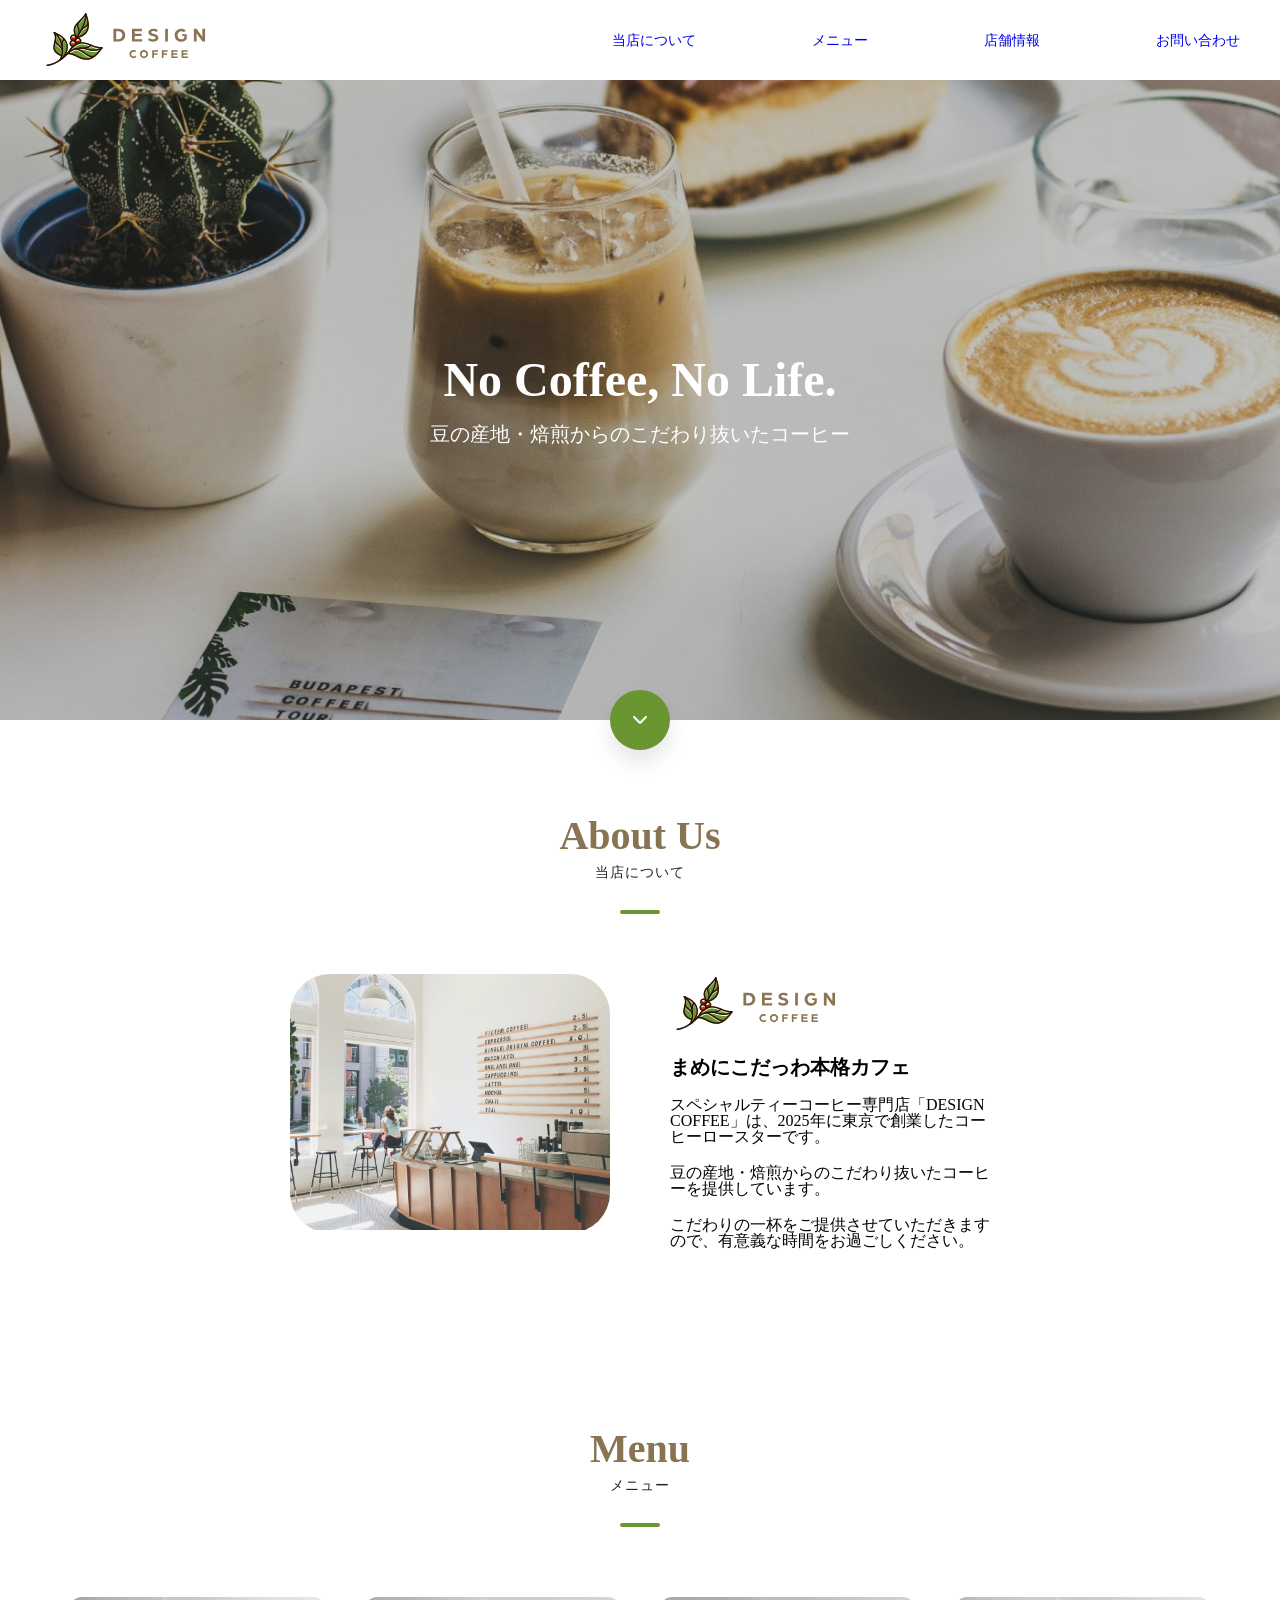
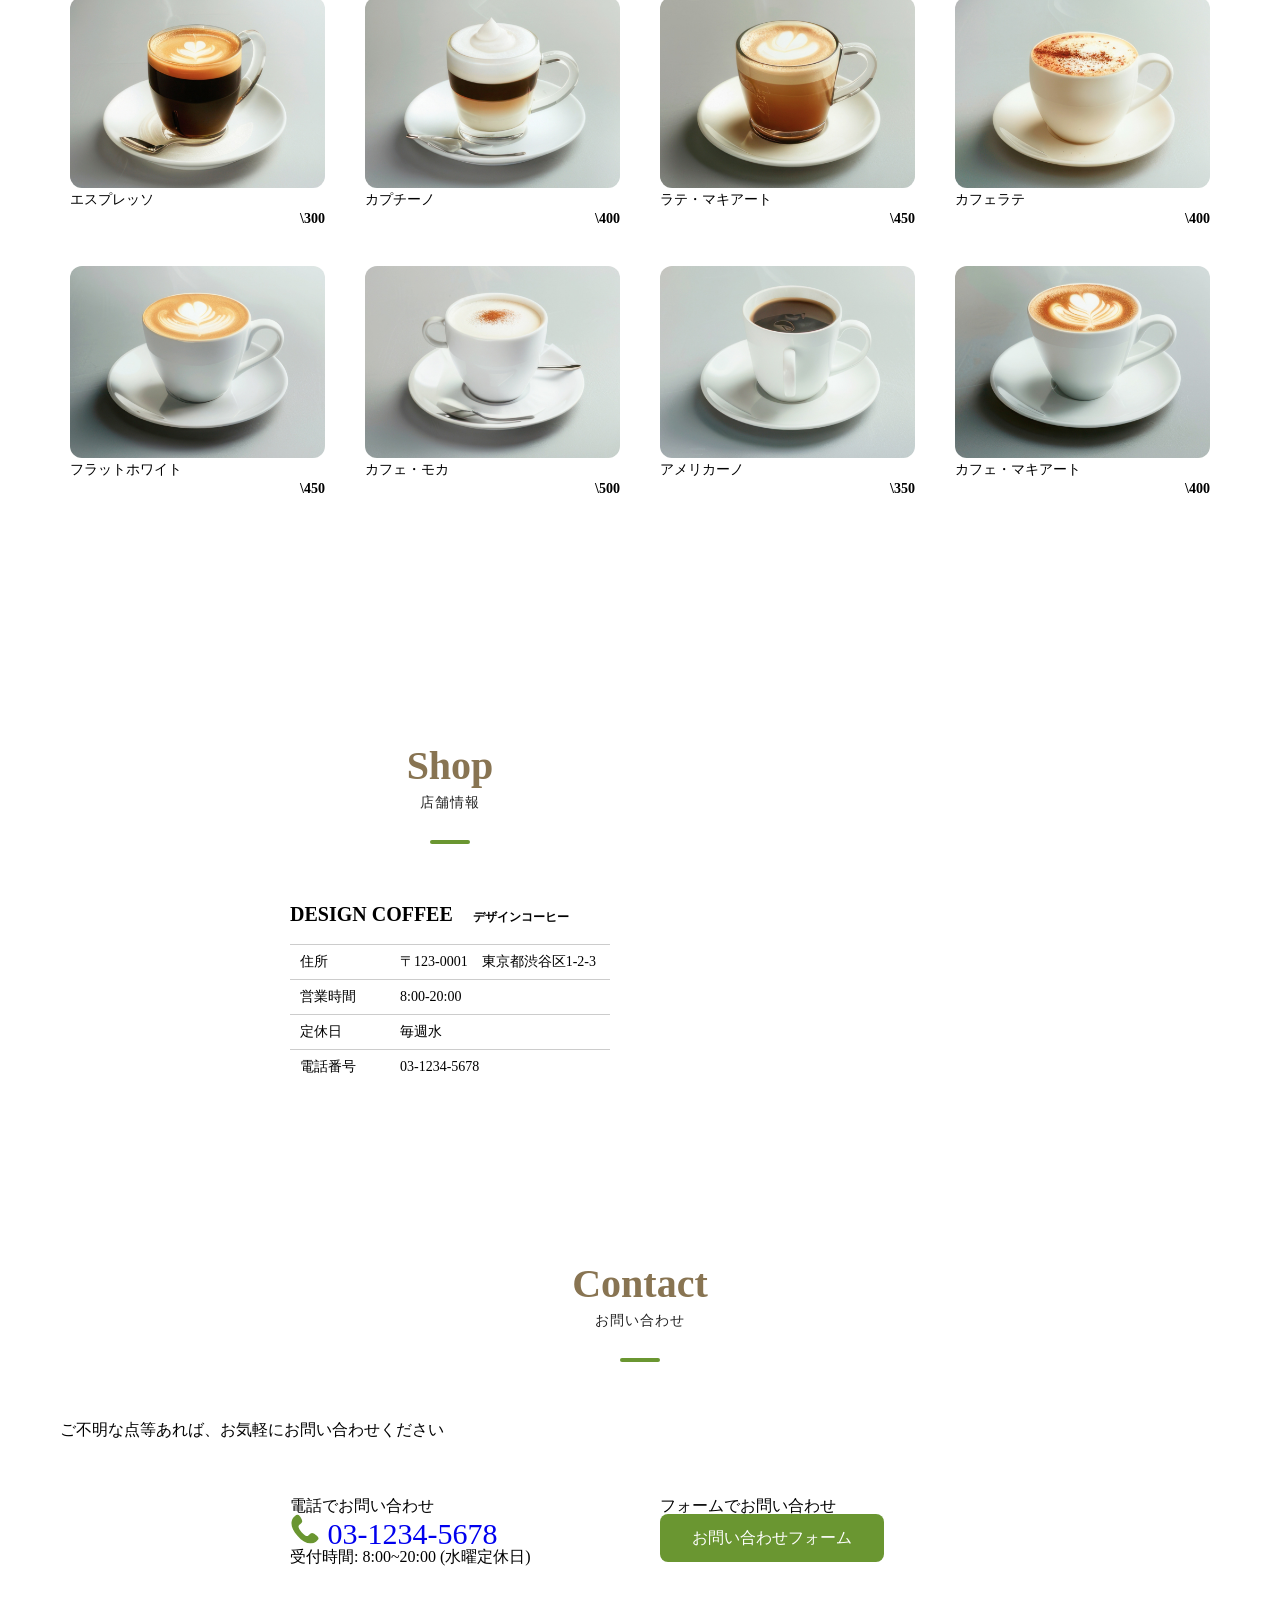
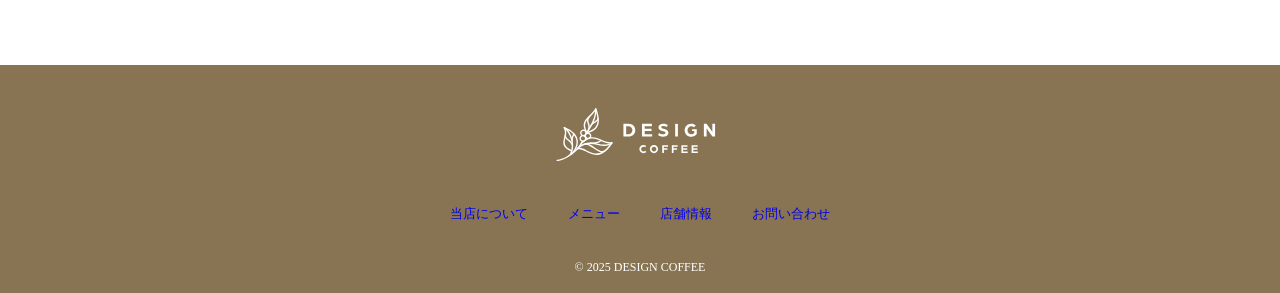
<file: index.html>
<!DOCTYPE html>
<html lang="ja">
<head>
  <meta charset="UTF-8">
  <meta name="viewport" content="width=device-width, initial-scale=1.0">
  <title>Document</title>
  <link rel="stylesheet" href="css/reset1.css">
  <link rel="stylesheet" href="css/style.css">
  <link rel="preconnect" href="https://fonts.googleapis.com">
  <link rel="preconnect" href="https://fonts.gstatic.com" crossorigin>
  <link href="https://fonts.googleapis.com/css2?family=Montserrat:ital,wght@0,100..900;1,100..900&family=Noto+Sans+JP:wght@100..900&display=swap" rel="stylesheet">
</head>
<body>
  <!--============================ヘッダー=================================-->
<header>
    <h1>
      <a href="index.html" class="logo">
        <img src="img/logo.svg" alt="DESIGN COFFEEのロゴ">
      </a>
    </h1>

    <nav>
      <ul>
        <li><a href="index.html#about">当店について</a></li>
      　<li><a href="index.html#menu">メニュー</a></li>
      　<li><a href="index.html#shop">店舗情報</a></li>
      　<li><a href="index.html#contact">お問い合わせ</a></li>
      </ul>
    </nav>
  </header>
  <!--ヒーローセクション-->
  <section class="hero">
    <h2>No Coffee, No Life.</h2>
    <p>豆の産地・焙煎からのこだわり抜いたコーヒー</p>
    <a href="#about">
      <img src="img/down.png" alt="下へスクロール">
    </a>
  </section>
  <div class="container">
    

  </div>
  <!--====================================メイン=============================-->
<main>
    <!--============================当店について==============================-->
  
　<section class="main-section about" id="about">
   <div class="container">
    <div class="heading-group">
      <h2>
        About Us
        <span>当店について</span>
      </h2>
    </div>
    <div class="layout">
      <div class="image">
        <img src="img/about-photo.jpg" alt="">
      </div>
      <div class="text">
        <img src="img/logo.svg" alt="">
        <h3>まめにこだっわ本格カフェ</h3>
        <p>スペシャルティーコーヒー専門店「DESIGN COFFEE」は、2025年に東京で創業したコーヒーロースターです。</p>
        <p>豆の産地・焙煎からのこだわり抜いたコーヒーを提供しています。</p>
        <p>こだわりの一杯をご提供させていただきますので、有意義な時間をお過ごしください。</p>
      </div>
    </div>  
   </div>
</section>
<!--===================================メニュー=================================-->

<section class="main-section manu" id="menu">
  <div class="container">
    <div class="heading-group">
    <h2>
      Menu
    </h2>
      <span>メニュー</span>
   </div>
   <ul class="menu-list">
    <li>
      <div class="menu-card">
        <img src="img/menu-1.jpg" alt="エスプレッソ">
        <p class="name">エスプレッソ</p>
        <p class="price">\300</p>
      </div>
    </li>
    <li>
      <div class="menu-card">
        <img src="img/menu-2.jpg" alt="カプチーノ">
        <p  class="name">カプチーノ</p>
        <p class="price">\400</p>
      </div>
    </li>
    <li>
      <div class="menu-card">
        <img src="img/menu-3.jpg" alt="ラテ・マキアート">
        <p class="name">ラテ・マキアート</p>
        <p class="price">\450</p>
      </div>
    </li>
    <li>
      <div class="menu-card">
        <img src="img/menu-4.jpg" alt="カフェラテ">
        <p class="name">カフェラテ</p>
        <p class="price">\400</p>
      </div>
    </li>
    <li>
      <div class="menu-card">
        <img src="img/menu-5.jpg" alt="フラットホワイト">
        <p class="name">フラットホワイト</p>
        <p class="price">\450</p>
      </div>
    </li>
    <li>
      <div class="menu-card">
        <img src="img/menu-6.jpg" alt="カフェ・モカ">
        <p class="name">カフェ・モカ</p>
        <p class="price">\500</p>
      </div>
    </li>
    <li>
      <div class="menu-card">
        <img src="img/menu-7.jpg" alt="アメリカーノ">
        <p class="name">アメリカーノ</p>
        <p class="price">\350</p>
      </div>
    </li>
    <li>
      <div class="menu-card">
        <img src="img/menu-8.jpg" alt="カフェ・マキアート">
        <p class="name">カフェ・マキアート</p>
        <p class="price">\400</p>
      </div>
    </li>
   </ul>
  </div> 
</section>
<!--=================================店舗情報===============================-->
<section class="main-section shop" id="shop">
  <div class="container">
    <div class="layout">
      <div class="text">
        <div class="heading-group">
          <h2>Shop</h2>
          <span>店舗情報</span>
        </div>
        <h3>
          DESIGN COFFEE
          <span>デザインコーヒー</span>
        </h3>
        <dl>
          <dt>住所</dt>
          <dd>〒123-0001　東京都渋谷区1-2-3</dd>
          <dt>営業時間</dt>
          <dd>8:00-20:00</dd>
          <dt>定休日</dt>
          <dd>毎週水</dd>
          <dt>電話番号</dt>
          <dd>03-1234-5678</dd>
        </dl>
      </div>
      <div class="map">
        <iframe src="https://www.google.com/maps/embed?pb=!1m18!1m12!1m3!1d3227.511445701438!2d138.1807256746705!3d36.007802211967466!2m3!1f0!2f0!3f0!3m2!1i1024!2i768!4f13.1!3m3!1m2!1s0x601c50e71f7adf49%3A0x2a9c9bdd30254f00!2z5YWs56uL6KuP6Kiq5p2x5Lqs55CG56eR5aSn5a2m!5e0!3m2!1sja!2sjp!4v1779773150848!5m2!1sja!2sjp" width="600" height="450" style="border:0;" allowfullscreen="" loading="lazy" referrerpolicy="no-referrer-when-downgrade"></iframe>" 
      </div>
    </div>
  </div>
</section>
<!--=================================お問い合わせ=============================-->
<section class="main-section contact" id="contact">
  <div class="container">
    <div class="heading-group">
      <h2>Contact</h2>
      <span>お問い合わせ</span>
    </div>
    <p>ご不明な点等あれば、お気軽にお問い合わせください</p>
    <div class="layout">
      <div class="tel">
        <p class="label">電話でお問い合わせ</p>
        <a href="tel:00312345678" class="number">
          <img src="img/icon-tel.svg" alt="電話アイコン">
          03-1234-5678
        </a>
        <p class="hour">受付時間: 8:00~20:00 (水曜定休日)</p>
      </div>
      <div class="form">
        <p class="label">フォームでお問い合わせ</p>
        <a href="contact.html" class="button">お問い合わせフォーム</a>
      </div>
    </div>
  </div>
</section>
</main>
<!--=====================フッター=======================-->
<footer>
  <a href="index.html" class="logo">
    <img src="img/logo-white.svg" alt="DESIGN COFFEEのロゴ">
  </a>
  <nav>
    <ul>
      <li>
        <a href="index.html#about">当店について</a>
      </li>
      <li>
        <a href="index.html#manu">メニュー</a>
      </li>
      <li>
        <a href="index.html#shop">店舗情報</a>
      </li>
      <li>
        <a href="index.html#contact">お問い合わせ</a>
      </li>
    </ul>
  </nav>
  <p class="copyright">&copy; 2025 DESIGN COFFEE</p>
</footer>
</body>
</html>
</file>
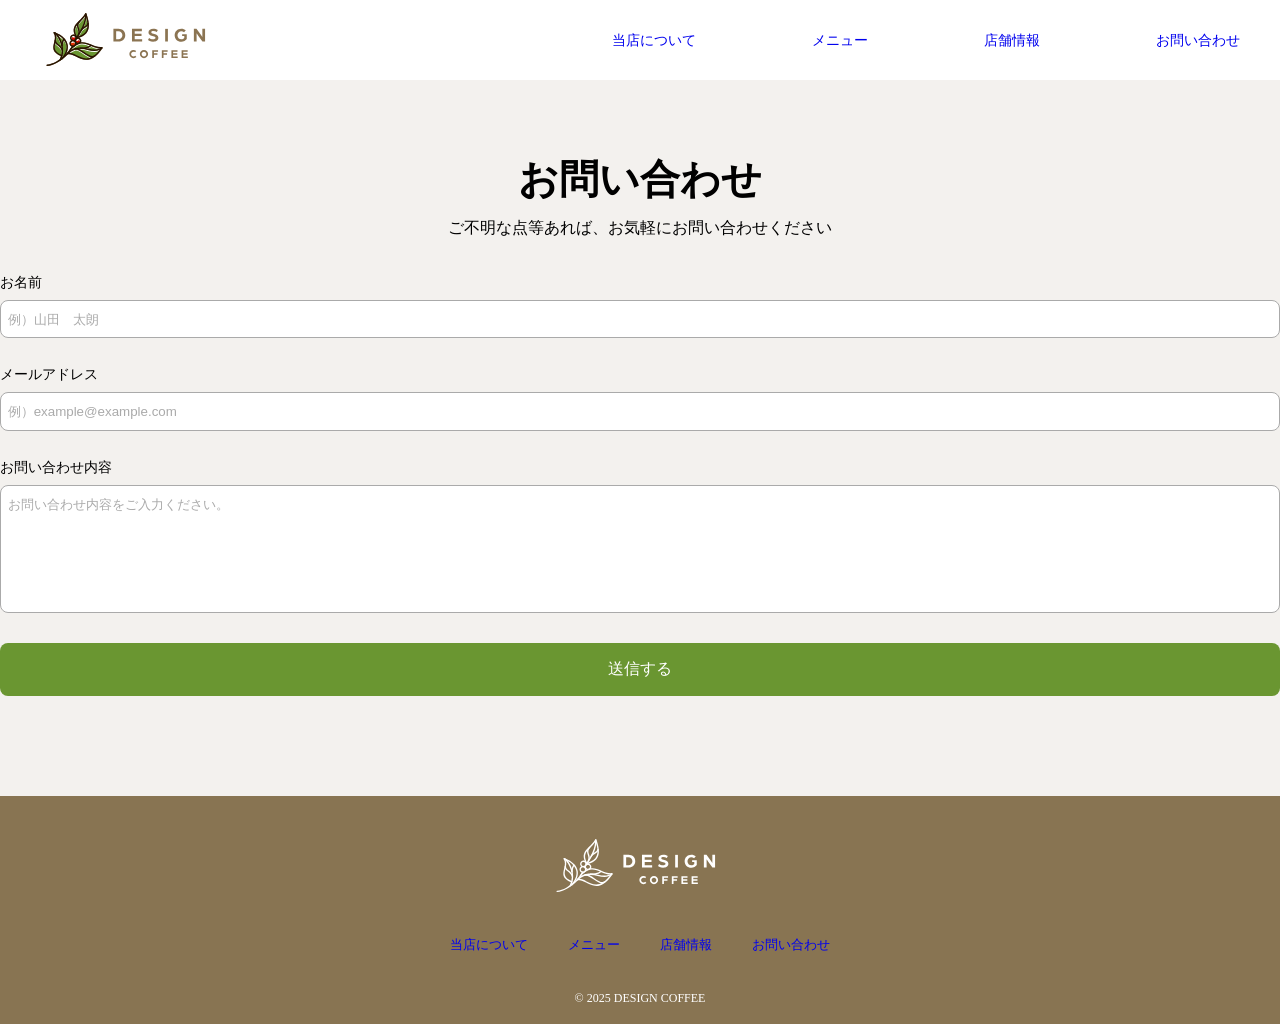
<file: contact.html>
<!DOCTYPE html>
<html lang="ja">
<head>
  <meta charset="UTF-8">
  <meta name="viewport" content="width=device-width, initial-scale=1.0">
  <title>Document</title>
  <link rel="stylesheet" href="css/reset1.css">
  <link rel="stylesheet" href="css/style.css">
  <link rel="preconnect" href="https://fonts.googleapis.com">
  <link rel="preconnect" href="https://fonts.gstatic.com" crossorigin>
  <link href="https://fonts.googleapis.com/css2?family=Montserrat:ital,wght@0,100..900;1,100..900&family=Noto+Sans+JP:wght@100..900&display=swap" rel="stylesheet">
</head>
<body>
  <!--============================ヘッダー=================================-->
<header>
    <h1>
      <a href="index.html" class="logo">
        <img src="img/logo.svg" alt="DESIGN COFFEEのロゴ">
      </a>
    </h1>

    <nav>
      <ul>
        <li><a href="index.html#about">当店について</a></li>
      　<li><a href="index.html#menu">メニュー</a></li>
      　<li><a href="index.html#shop">店舗情報</a></li>
      　<li><a href="index.html#contact">お問い合わせ</a></li>
      </ul>
    </nav>
  </header>
 <!--=====================お問い合わせフォーム=======================-->
<main class="lower-main">
  <div class="lower-heading-group">
    <h2>お問い合わせ</h2>
    <p>ご不明な点等あれば、お気軽にお問い合わせください</p>
  </div>
  <form class="form-box" action="https://api.staticforms.xyz/submit" method="post">
    <input type="hidden" name="accessKey" value="sf_504ne912jgh0d4c24a27545c">
    <input type="hidden" name="redirectTo" value="https://www.sus.ac.jp">
    <div class="form-item">
      <label>お名前</label>
      <input type="text" name="name" placeholder="例）山田　太朗">
    </div>
    <div class="form-item">
      <label>メールアドレス</label>
      <input type="email" name="email" placeholder="例）example@example.com">
    </div>
    <div class="form-item">
      <label>お問い合わせ内容</label>
      <textarea rows="7" name="message" placeholder="お問い合わせ内容をご入力ください。"></textarea>
    </div>
    <div class="form-item">
      <button type="submit">送信する</button>
    </div>
  </form>
</main>
<!--=====================フッター=======================-->
<footer>
  <a href="index.html" class="logo">
    <img src="img/logo-white.svg" alt="DESIGN COFFEEのロゴ">
  </a>
  <nav>
    <ul>
      <li>
        <a href="index.html#about">当店について</a>
      </li>
      <li>
        <a href="index.html#manu">メニュー</a>
      </li>
      <li>
        <a href="index.html#shop">店舗情報</a>
      </li>
      <li>
        <a href="index.html#contact">お問い合わせ</a>
      </li>
    </ul>
  </nav>
  <p class="copyright">&copy; 2025 DESIGN COFFEE</p>
</footer>
</body>
</html>
</file>
<file: css/style.css>
@charset "utf-8";
/*================ヘッダー=================*/
header{
  padding: 10px 40px;
  display: flex;
  align-items: center;
  justify-content:space-between;
  .logo {
    display: block;
    img{
       display: block;
       height: 60px;
      }
    }
  nav {
    ul{
      display: flex;
      align-items: center;
      gap: 50px;
    }
    a {
      font-size: 14px;
      font-weight: 400;
      &:hover{
       color: #6a9631;
       text-decoration: underline;
      }
    }
  }
}
/*=====================ヒーローセクション============================*/
.hero {
  color: #fff;
  text-align: center;
  height: 640px;
  background-image: url(../img/hero-background.jpg);
  background-size: cover;
  display: flex;
  flex-direction: column;
  align-items: center;
  justify-content: center;
  position: relative;
  h2 {
    font-size: 48px;
    font-weight: 700;
}
p {
   font-size: 20px;
   font-weight: 400;
   margin-top: 20px;
  }
a {
  display: grid;
  place-items: center;
  width: 60px;
  height: 60px;
  background-color: #6a9631;
  border-radius: 50%;
  box-shadow: 0px 12px 20px rgb(0 0 0 / 0.1);
  position: absolute;
  left: 50%;
  bottom: 0;
  translate: -50% 50%;
  img{
    width: 24px;
    height: 24px;
  }
}
}
/*===========================================メイン===================================*/
main {
  /* 共通セクション */
.main-section {
  padding: 80px 0 100px;
 /* 見出しグループ */
.heading-group {
  text-align: center;
  margin: 0 0 60px;
  h2 {
    color: #887452;
    font-size: 40px;
    font-weight: 700;
  }

  span {
    color: #222;
    font-size: 14px;
    font-weight: 400;
    letter-spacing: 0.08em;
    display: block;
    margin-top: 10px;
  }

&::after{
  content: "";
  display: block;
  width: 40px;
  height: 4px;
  background-color: #6a9631;
  border-radius: 4px;
  margin: 30px auto 0;
}
}
}
}


/*========================================当店について==================================*/
.about {
  .layout {
    display: grid;
    grid-template-columns: 1fr 1fr;
    align-items: start;
    gap: 60px;
  }
.image {
  border-radius: 40px;
  overflow: hidden;
  img {
    width: 100%;
    aspect-ratio: 5 / 4;
    object-fit: cover;
  }
}
.text {
  img {
    height: 60px;
  }
 h3 {
  font-size: 20px;
  font-weight: 700;
  margin-top: 20px;
}
p {
  margin-top: 20px;
}
}
}
.container{
  max-width: 1160px;
  margin: 0 auto;
  padding-inline: 40px;
}
/*==========================メニュー=========================*/
.menu {
  background-color: #f3f1ee;
}
.menu-card {
    display: grid;
    gap: 5px;
    padding: 10px;
    background-color: #fff;
    border-radius: 20px;
    
    img {
      width: 100%;
      aspect-ratio: 4 / 3;
      object-fit: cover;
      border-radius: 12px;
    }
  .name {
    font-size: 14px;
  }
  .price {
    font-size: 14px;
    font-weight: 700;
    line-height: 1;
    letter-spacing: 0;
    text-align: right;
  }
}

.menu-list {
  display: grid;
  grid-template-columns: 1fr 1fr 1fr 1fr;
  gap: 20px;
}
/*===========================店舗情報============================*/
.shop {
  .layout {
    display: grid;
    grid-template-columns: 1fr 1fr;
    align-items: start;
    gap: 60px;
  }
  .text {
    h3 {
      text-align: center;
      font-size: 20px;
      font-weight: 700;
      margin: 0 0 20px;
      display: flex;
      align-items: baseline;
      gap: 1em;
      span {
        font-size: 0.6em;
      }
    }
    dl {
      display: grid;
      grid-template-columns: 100px 1fr;
      dt,dd {
        font-size: 14px;
        padding: 10px;
        border-top: 1px solid #ccc;
      }
    }
  }
  .map {
    border-radius: 40px;
    overflow: hidden;
    iframe {
      width: 100%;
      height: auto;
      aspect-ratio: 5 / 4;
    }
  }
}
/*================================お問い合わせ==============================*/
.number{
  font-size: 30px;
  font-width: 700;
  line-height: 1;
  letter-spacing: 0;
  img {
    width: 1em;
  }
}
.button {
  display: inline-block;
  color: #fff;
  background-color: #6a9631;
  padding: 1em 2em;
  border-radius: 8px;
}
.layout {
  display: grid;
  grid-template-columns: 1fr 1fr;
  gap: 40px;
  margin-top: 60px;
  margin-inline: auto;
  max-width: 700px;
}
/*===========================お問い合わせフォーム========================*/
.lower-main {
  padding: 80px 0 100px;
  background-color: #f3f1ee;
}
.lower-heading-group {
  text-align: center;
  display: grid;
  justify-items: center;
  gap: 20px;
  margin: 0 0 40px;
  h2 {
    font-size: 40px;
    font-weight: 700;
  }
}
.font-box {
  max-width: 640px;
  margin: 0 auto;
  border-radius: 20px;
  padding: 60px;
  background-color: #fff;
  box-shadow: 0px 24px 40px  rgb(0 0 0 / 0.08);
}
.form-item {
  display: grid;
  gap: 10px;
  label {
    font-size: 14px;
  }
  + .form-item {
    margin-top: 30px;
  }
  input,
  textarea {
    border: 1px solid #aaa;
    padding: 0.8em 0.5em;
    border-radius: 8px;
    &::placeholder {
      color: #aaa;
    }
  }
  textarea {
    resize: none;
  }
  button {
    font-size: 16px;
    display: inline-block;
    color: #fff;
    background-color: #6a9631;
    border: none;
    padding: 1em 2em;
    border-radius: 8px;
    &:hover {
      background-color: #517521;
    }
  }
}
/*================================フッター============================*/
footer {
  color: #fff;
  background-color: #887452;
  padding: 40px 20px 20px;
  display: grid;
  justify-items: center;
  gap: 40px;
  .logo {
    display: block;
    img {
      display: block;
      height: 60px;
    }
  }
  ul {
    display: flex;
    gap: 40px;
    a {
      font-size: 13px;
    }
  }
  .copyright {
    font-size: 12px;
  }
}
</file>
<file: css/reset1.css>
html, body, div, span, object, iframe,
h1, h2, h3, h4, h5, h6, p, blockquote, pre,
abbr, address, cite, code,
del, dfn, em, img, ins, kbd, q, samp,
small, strong, sub, sup, var,
b, i,
dl, dt, dd, ol, ul, li,
fieldset, form, label, legend,
table, caption, tbody, tfoot, thead, tr, th, td,
article, aside, canvas, details, figcaption, figure, 
footer, header, hgroup, menu, nav, section, summary,
time, mark, audio, video {
    margin:0;
    padding:0;
    border:0;
    outline:0;
    font-size:100%;
    vertical-align:baseline;
    background:transparent;
}
body {
    line-height:1;
}
article,aside,details,figcaption,figure,
footer,header,hgroup,menu,nav,section { 
    display:block;
}
ul {
    list-style:none;
}
blockquote, q {
    quotes:none;
}
blockquote:before, blockquote:after,
q:before, q:after {
    content:'';
    content:none;
}
a {
    margin:0;
    padding:0;
    font-size:100%;
    vertical-align:baseline;
    background:transparent;
    text-decoration: none;
}
ins {
    background-color:#fff;
    color:#000;
    text-decoration:none;
}
mark {
    background-color:#fff;
    color:#000; 
    font-style:italic;
    font-weight:bold;
}
del {
    text-decoration: line-through;
}
abbr[title], dfn[title] {
    border-bottom:1px dotted;
    cursor:help;
}
table {
    border-collapse:collapse;
    border-spacing:0;
}
hr {
    display:block;
    height:1px;
    border:0;   
    border-top:1px solid #cccccc;
    margin:1em 0;
    padding:0;
}
input, select {
    vertical-align:middle;
}
</file>
